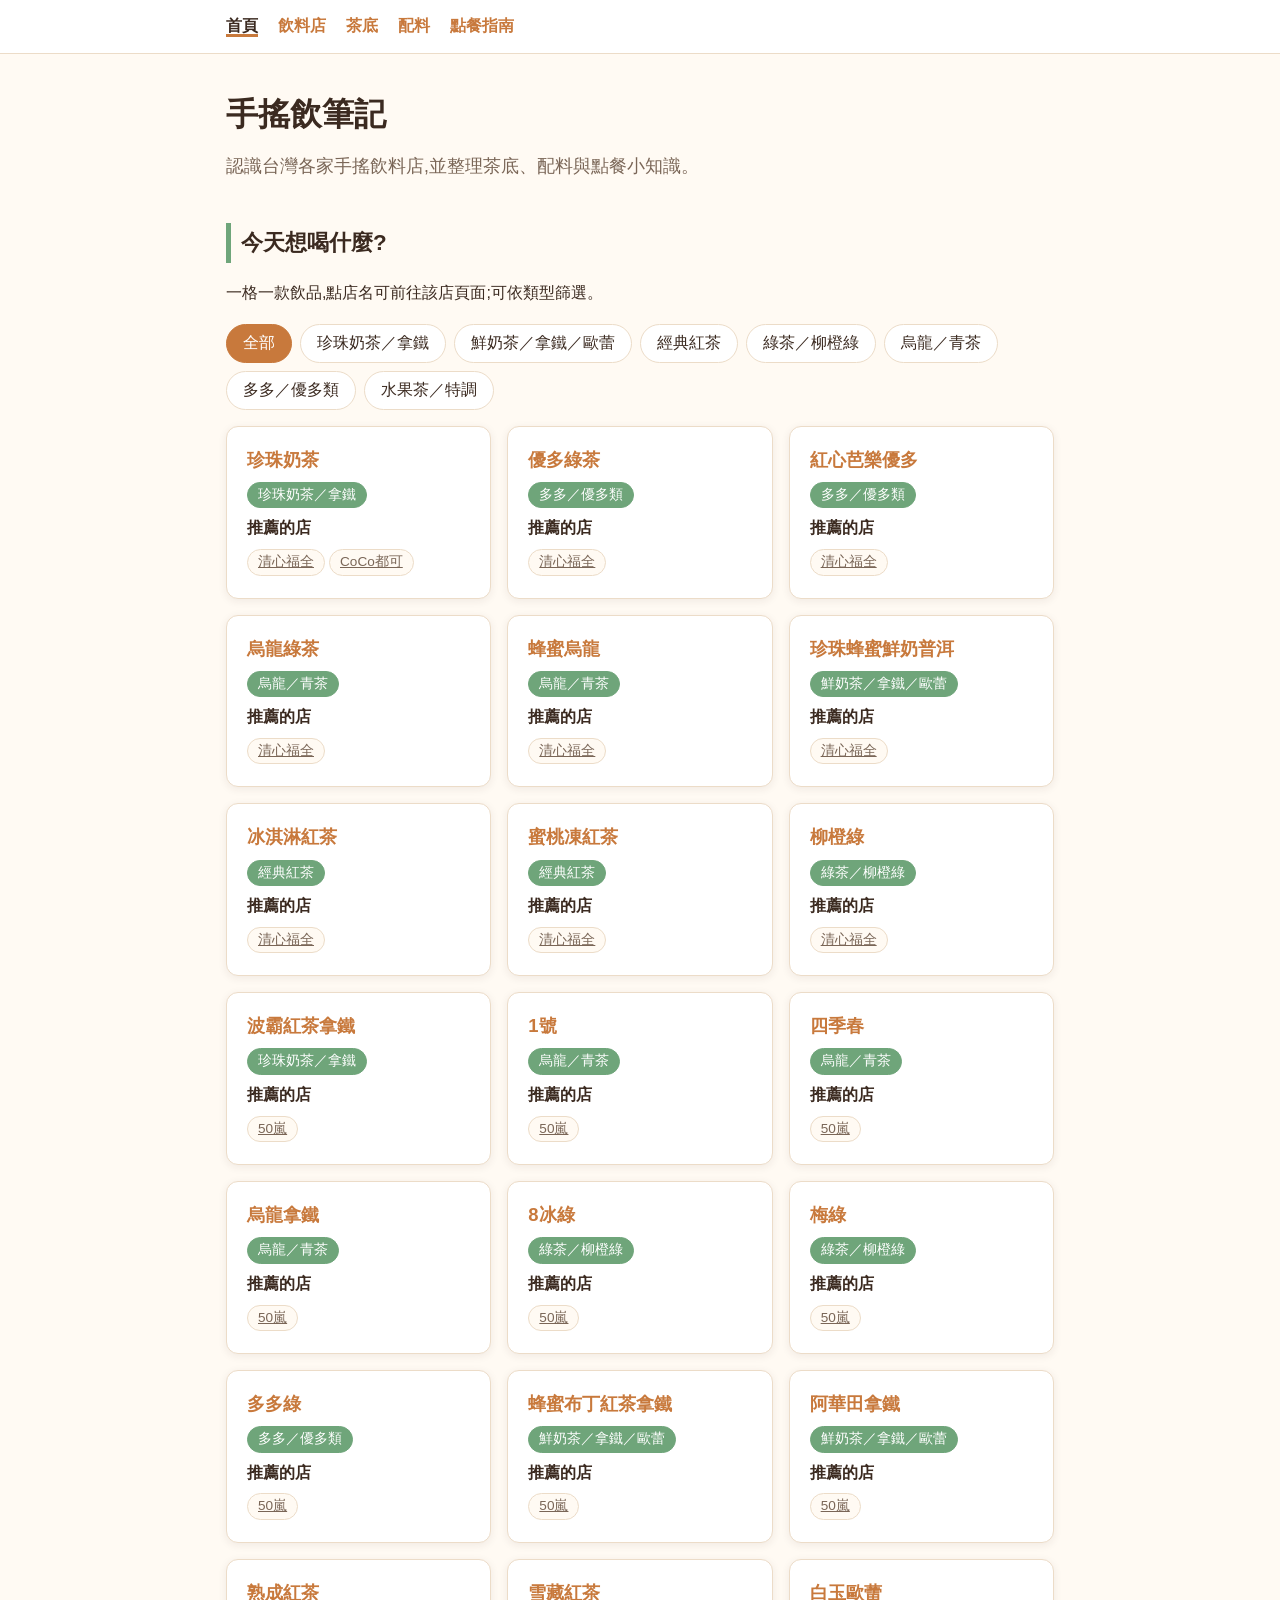
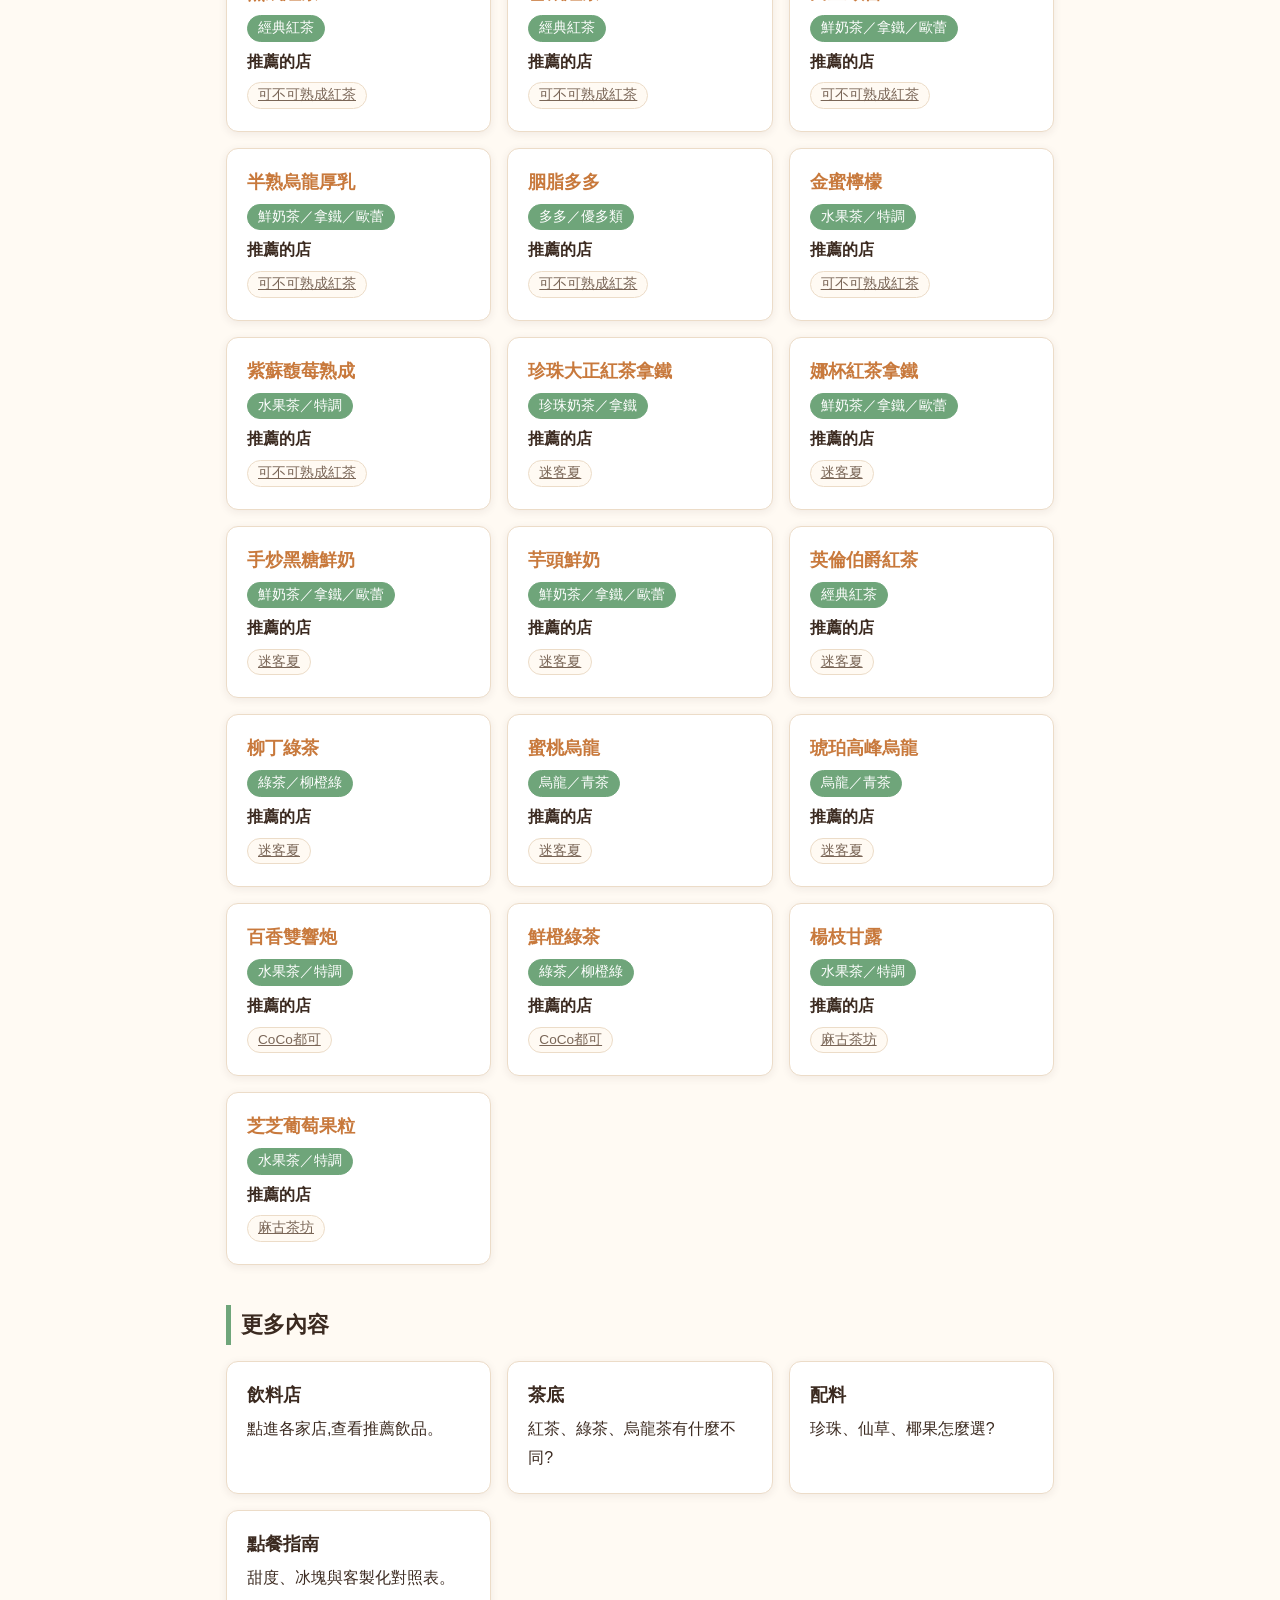
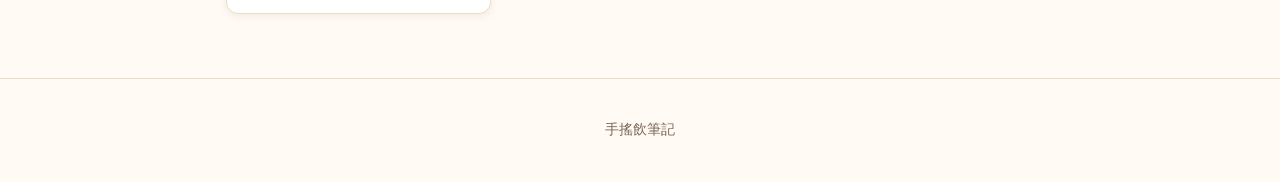
<file: index.html>
<!DOCTYPE html>
<html lang="zh-Hant-TW">
<head>
  <meta charset="UTF-8">
  <meta name="viewport" content="width=device-width, initial-scale=1">
  <meta name="description" content="認識台灣各家手搖飲料店,並整理茶底、配料與點餐小知識。">
  <title>首頁 | 手搖飲筆記</title>
  <link rel="stylesheet" href="assets/css/style.css">
</head>
<body>
  <nav class="site-nav" aria-label="主選單">
    <ul>
      <li><a href="index.html" aria-current="page">首頁</a></li>
      <li><a href="pages/shops.html">飲料店</a></li>
      <li><a href="pages/tea-bases.html">茶底</a></li>
      <li><a href="pages/toppings.html">配料</a></li>
      <li><a href="pages/ordering-guide.html">點餐指南</a></li>
    </ul>
  </nav>

  <main>
    <h1>手搖飲筆記</h1>
    <p class="lead">認識台灣各家手搖飲料店,並整理茶底、配料與點餐小知識。</p>

    <section class="menu">
      <h2>今天想喝什麼?</h2>
      <p>一格一款飲品,點店名可前往該店頁面;可依類型篩選。</p>
      <div class="filter-bar" data-menu-filter></div>
      <div class="card-grid" data-menu data-base="data/">載入中…</div>
    </section>

    <section>
      <h2>更多內容</h2>
      <div class="card-grid">
        <a class="card" href="pages/shops.html">
          <h3>飲料店</h3>
          <p>點進各家店,查看推薦飲品。</p>
        </a>
        <a class="card" href="pages/tea-bases.html">
          <h3>茶底</h3>
          <p>紅茶、綠茶、烏龍茶有什麼不同?</p>
        </a>
        <a class="card" href="pages/toppings.html">
          <h3>配料</h3>
          <p>珍珠、仙草、椰果怎麼選?</p>
        </a>
        <a class="card" href="pages/ordering-guide.html">
          <h3>點餐指南</h3>
          <p>甜度、冰塊與客製化對照表。</p>
        </a>
      </div>
    </section>
  </main>

  <footer class="site-footer">
    <p>手搖飲筆記</p>
  </footer>

  <script src="assets/js/main.js"></script>
</body>
</html>
</file>
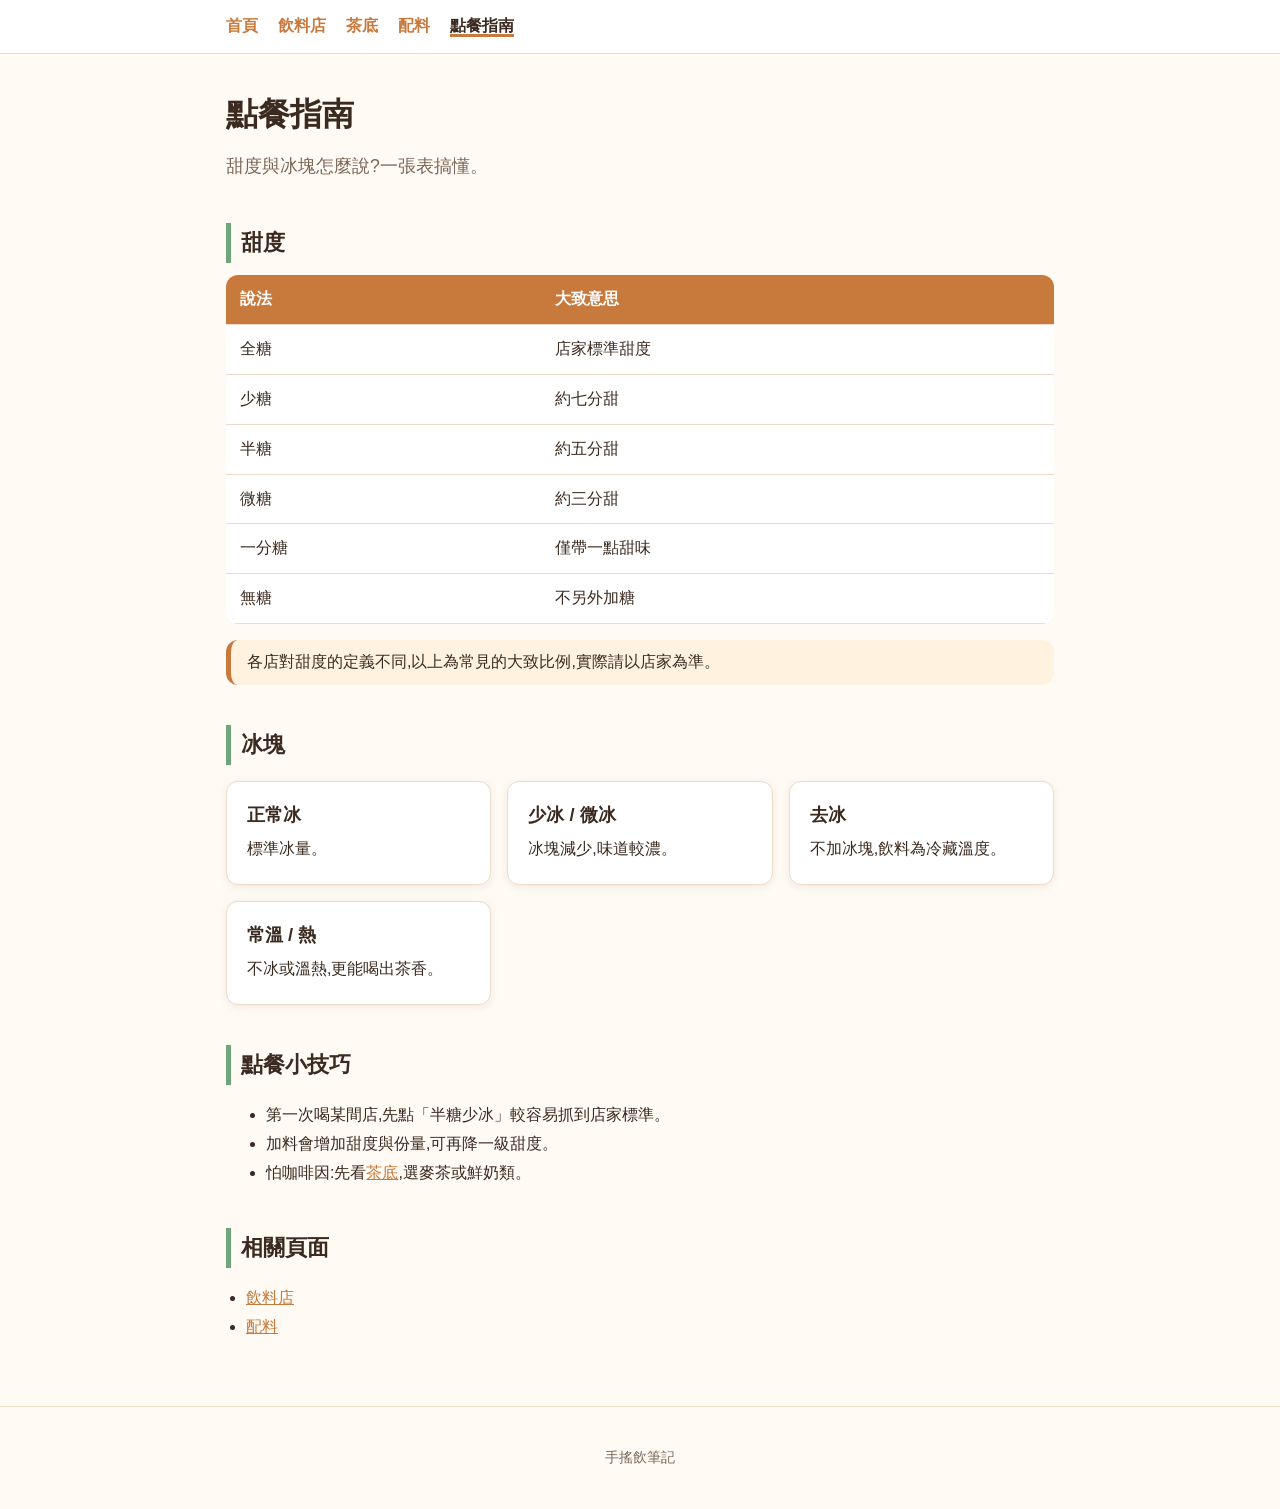
<file: pages/ordering-guide.html>
<!DOCTYPE html>
<html lang="zh-Hant-TW">
<head>
  <meta charset="UTF-8">
  <meta name="viewport" content="width=device-width, initial-scale=1">
  <meta name="description" content="手搖飲甜度、冰塊的常見說法與點餐小技巧。">
  <title>點餐指南 | 手搖飲筆記</title>
  <link rel="stylesheet" href="../assets/css/style.css">
</head>
<body>
  <nav class="site-nav" aria-label="主選單">
    <ul>
      <li><a href="../index.html">首頁</a></li>
      <li><a href="shops.html">飲料店</a></li>
      <li><a href="tea-bases.html">茶底</a></li>
      <li><a href="toppings.html">配料</a></li>
      <li><a href="ordering-guide.html" aria-current="page">點餐指南</a></li>
    </ul>
  </nav>

  <main>
    <h1>點餐指南</h1>
    <p class="lead">甜度與冰塊怎麼說?一張表搞懂。</p>

    <section>
      <h2>甜度</h2>
      <div class="table-wrap">
        <table>
          <thead>
            <tr><th>說法</th><th>大致意思</th></tr>
          </thead>
          <tbody>
            <tr><td>全糖</td><td>店家標準甜度</td></tr>
            <tr><td>少糖</td><td>約七分甜</td></tr>
            <tr><td>半糖</td><td>約五分甜</td></tr>
            <tr><td>微糖</td><td>約三分甜</td></tr>
            <tr><td>一分糖</td><td>僅帶一點甜味</td></tr>
            <tr><td>無糖</td><td>不另外加糖</td></tr>
          </tbody>
        </table>
      </div>
      <p class="note">各店對甜度的定義不同,以上為常見的大致比例,實際請以店家為準。</p>
    </section>

    <section>
      <h2>冰塊</h2>
      <div class="card-grid">
        <article class="card"><h3>正常冰</h3><p>標準冰量。</p></article>
        <article class="card"><h3>少冰 / 微冰</h3><p>冰塊減少,味道較濃。</p></article>
        <article class="card"><h3>去冰</h3><p>不加冰塊,飲料為冷藏溫度。</p></article>
        <article class="card"><h3>常溫 / 熱</h3><p>不冰或溫熱,更能喝出茶香。</p></article>
      </div>
    </section>

    <section>
      <h2>點餐小技巧</h2>
      <ul>
        <li>第一次喝某間店,先點「半糖少冰」較容易抓到店家標準。</li>
        <li>加料會增加甜度與份量,可再降一級甜度。</li>
        <li>怕咖啡因:先看<a href="tea-bases.html">茶底</a>,選麥茶或鮮奶類。</li>
      </ul>
    </section>

    <section class="related">
      <h2>相關頁面</h2>
      <ul>
        <li><a href="shops.html">飲料店</a></li>
        <li><a href="toppings.html">配料</a></li>
      </ul>
    </section>
  </main>

  <footer class="site-footer">
    <p>手搖飲筆記</p>
  </footer>

  <script src="../assets/js/main.js"></script>
</body>
</html>
</file>
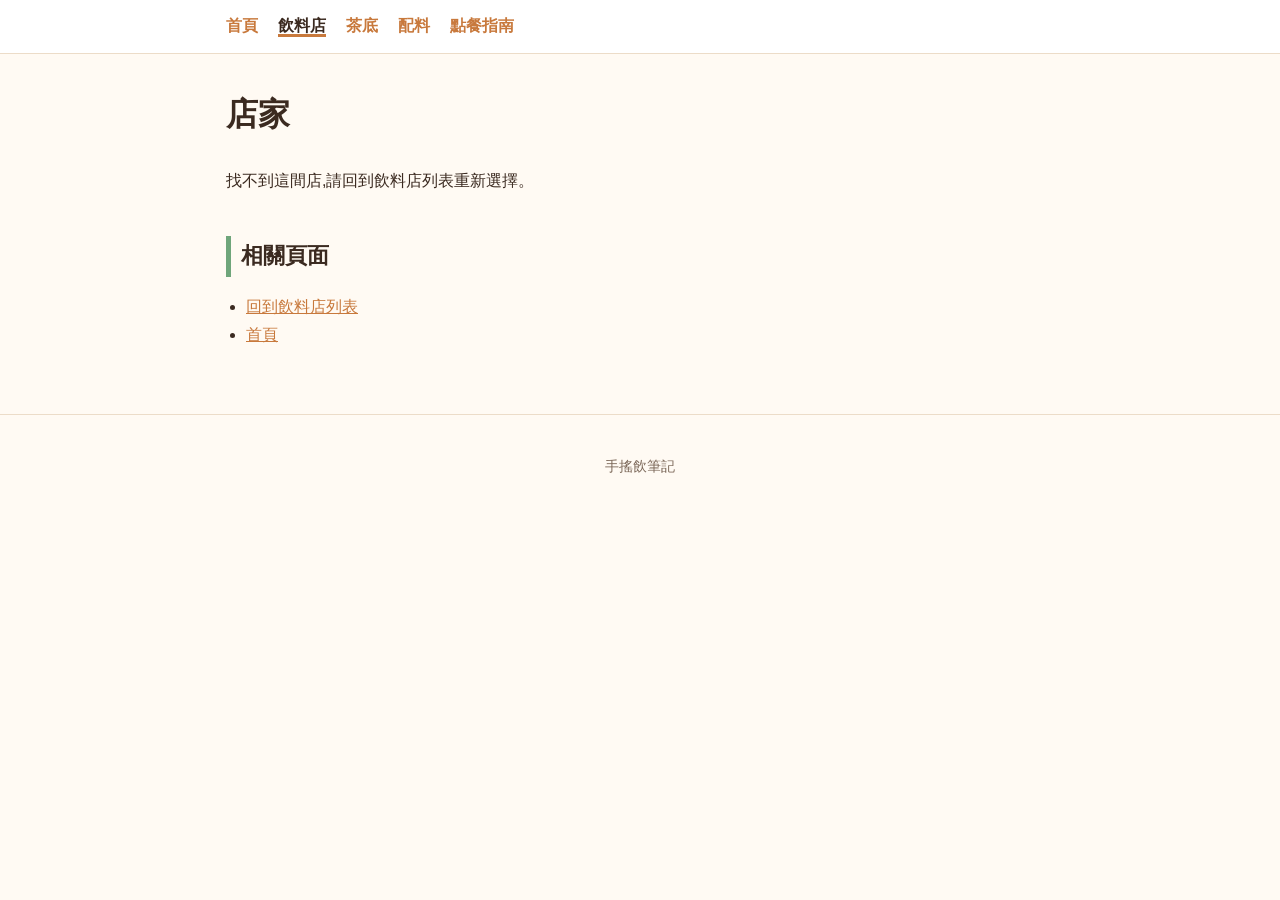
<file: pages/shop.html>
<!DOCTYPE html>
<html lang="zh-Hant-TW">
<head>
  <meta charset="UTF-8">
  <meta name="viewport" content="width=device-width, initial-scale=1">
  <meta name="description" content="認識台灣各家手搖飲料店的創立背景與代表飲品。">
  <title>店家 | 手搖飲筆記</title>
  <link rel="stylesheet" href="../assets/css/style.css">
</head>
<body>
  <nav class="site-nav" aria-label="主選單">
    <ul>
      <li><a href="../index.html">首頁</a></li>
      <li><a href="shops.html" aria-current="page">飲料店</a></li>
      <li><a href="tea-bases.html">茶底</a></li>
      <li><a href="toppings.html">配料</a></li>
      <li><a href="ordering-guide.html">點餐指南</a></li>
    </ul>
  </nav>

  <main>
    <h1 data-shop-name>店家</h1>
    <p class="lead" data-shop-meta></p>

    <div data-shop-detail data-base="../data/">載入中…</div>

    <section class="related">
      <h2>相關頁面</h2>
      <ul>
        <li><a href="shops.html">回到飲料店列表</a></li>
        <li><a href="../index.html">首頁</a></li>
      </ul>
    </section>
  </main>

  <footer class="site-footer">
    <p>手搖飲筆記</p>
  </footer>

  <script src="../assets/js/main.js"></script>
</body>
</html>
</file>
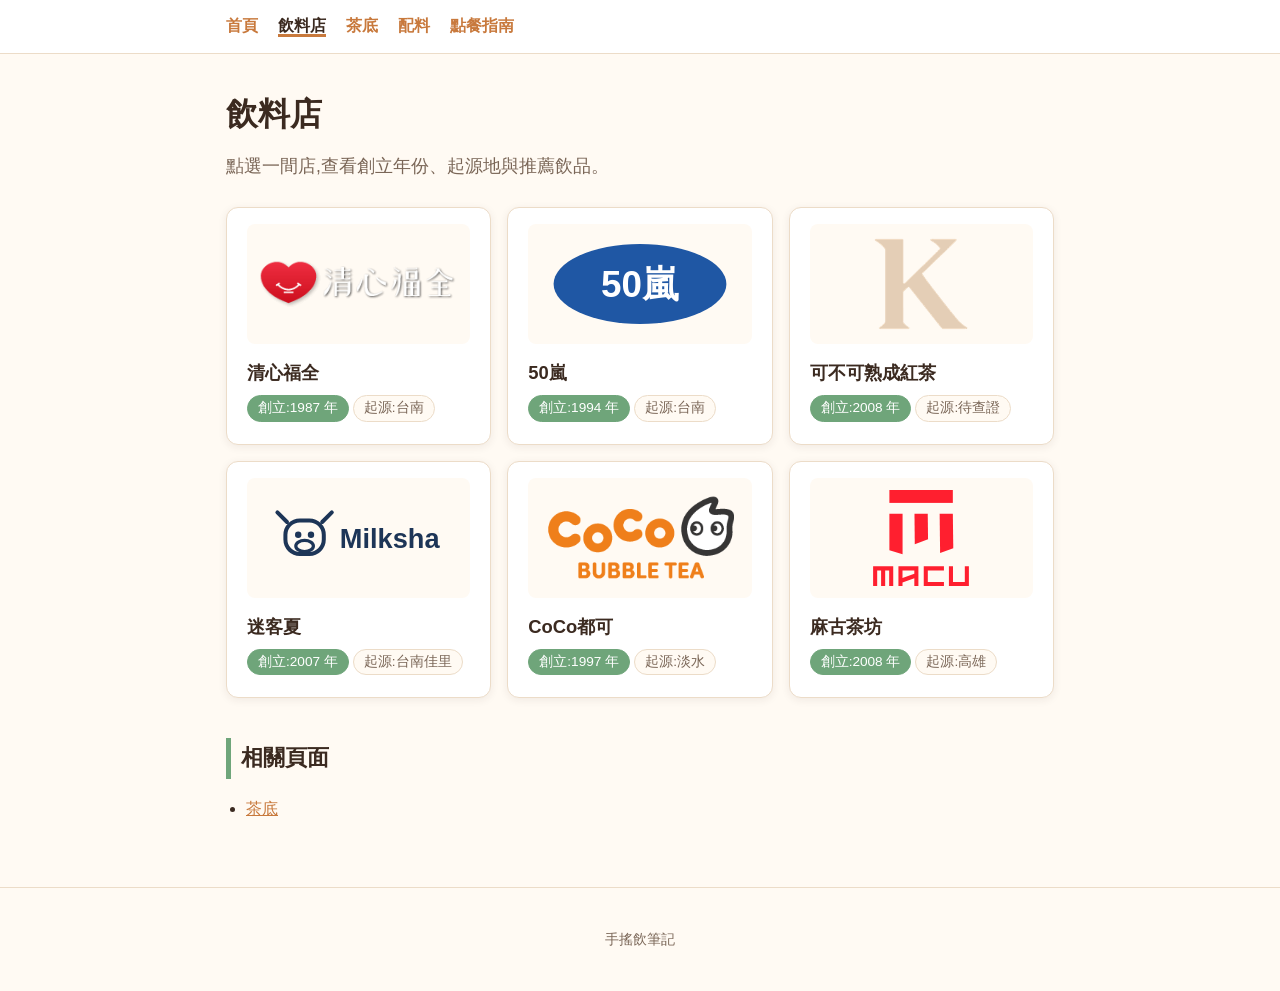
<file: pages/shops.html>
<!DOCTYPE html>
<html lang="zh-Hant-TW">
<head>
  <meta charset="UTF-8">
  <meta name="viewport" content="width=device-width, initial-scale=1">
  <meta name="description" content="認識台灣各家手搖飲料店的創立背景與代表飲品。">
  <title>飲料店 | 手搖飲筆記</title>
  <link rel="stylesheet" href="../assets/css/style.css">
</head>
<body>
  <nav class="site-nav" aria-label="主選單">
    <ul>
      <li><a href="../index.html">首頁</a></li>
      <li><a href="shops.html" aria-current="page">飲料店</a></li>
      <li><a href="tea-bases.html">茶底</a></li>
      <li><a href="toppings.html">配料</a></li>
      <li><a href="ordering-guide.html">點餐指南</a></li>
    </ul>
  </nav>

  <main>
    <h1>飲料店</h1>
    <p class="lead">點選一間店,查看創立年份、起源地與推薦飲品。</p>

    <div class="card-grid" data-shop-list data-base="../data/">載入中…</div>

    <section class="related">
      <h2>相關頁面</h2>
      <ul>
        <li><a href="tea-bases.html">茶底</a></li>
      </ul>
    </section>
  </main>

  <footer class="site-footer">
    <p>手搖飲筆記</p>
  </footer>

  <script src="../assets/js/main.js"></script>
</body>
</html>
</file>
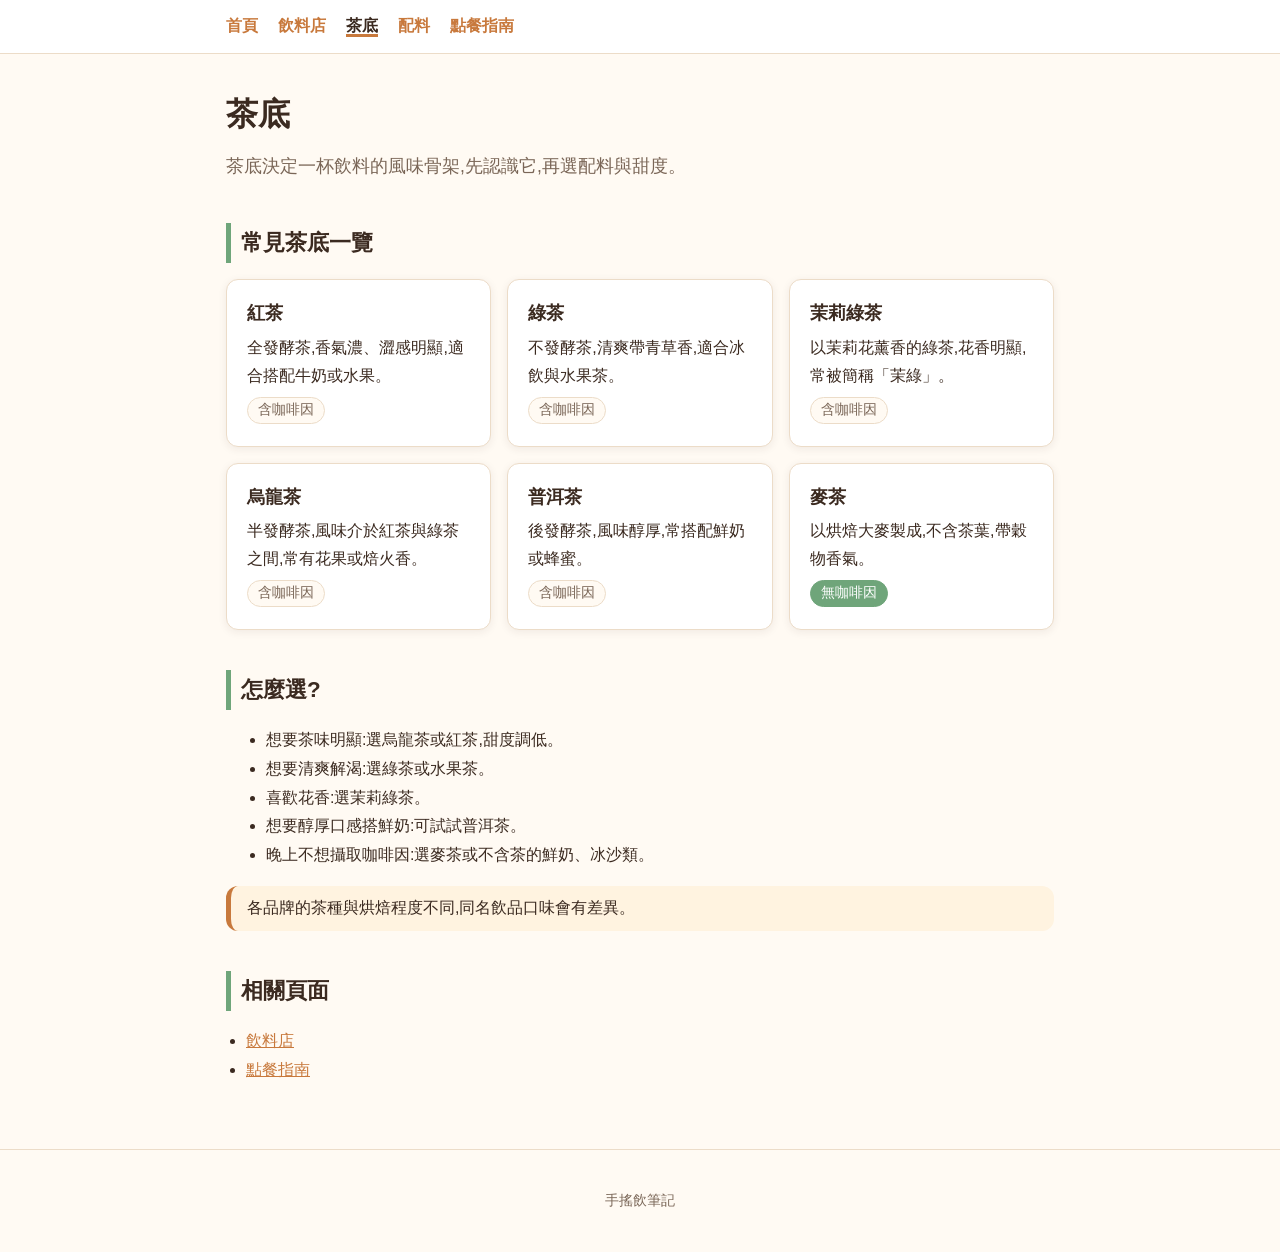
<file: pages/tea-bases.html>
<!DOCTYPE html>
<html lang="zh-Hant-TW">
<head>
  <meta charset="UTF-8">
  <meta name="viewport" content="width=device-width, initial-scale=1">
  <meta name="description" content="認識手搖飲常見的六種茶底:紅茶、綠茶、茉莉綠茶、烏龍茶、普洱茶與麥茶。">
  <title>茶底 | 手搖飲筆記</title>
  <link rel="stylesheet" href="../assets/css/style.css">
</head>
<body>
  <nav class="site-nav" aria-label="主選單">
    <ul>
      <li><a href="../index.html">首頁</a></li>
      <li><a href="shops.html">飲料店</a></li>
      <li><a href="tea-bases.html" aria-current="page">茶底</a></li>
      <li><a href="toppings.html">配料</a></li>
      <li><a href="ordering-guide.html">點餐指南</a></li>
    </ul>
  </nav>

  <main>
    <h1>茶底</h1>
    <p class="lead">茶底決定一杯飲料的風味骨架,先認識它,再選配料與甜度。</p>

    <section>
      <h2>常見茶底一覽</h2>
      <div class="card-grid">
        <article class="card">
          <h3>紅茶</h3>
          <p>全發酵茶,香氣濃、澀感明顯,適合搭配牛奶或水果。</p>
          <p><span class="tag">含咖啡因</span></p>
        </article>
        <article class="card">
          <h3>綠茶</h3>
          <p>不發酵茶,清爽帶青草香,適合冰飲與水果茶。</p>
          <p><span class="tag">含咖啡因</span></p>
        </article>
        <article class="card">
          <h3>茉莉綠茶</h3>
          <p>以茉莉花薰香的綠茶,花香明顯,常被簡稱「茉綠」。</p>
          <p><span class="tag">含咖啡因</span></p>
        </article>
        <article class="card">
          <h3>烏龍茶</h3>
          <p>半發酵茶,風味介於紅茶與綠茶之間,常有花果或焙火香。</p>
          <p><span class="tag">含咖啡因</span></p>
        </article>
        <article class="card">
          <h3>普洱茶</h3>
          <p>後發酵茶,風味醇厚,常搭配鮮奶或蜂蜜。</p>
          <p><span class="tag">含咖啡因</span></p>
        </article>
        <article class="card">
          <h3>麥茶</h3>
          <p>以烘焙大麥製成,不含茶葉,帶穀物香氣。</p>
          <p><span class="tag tag-accent">無咖啡因</span></p>
        </article>
      </div>
    </section>

    <section>
      <h2>怎麼選?</h2>
      <ul>
        <li>想要茶味明顯:選烏龍茶或紅茶,甜度調低。</li>
        <li>想要清爽解渴:選綠茶或水果茶。</li>
        <li>喜歡花香:選茉莉綠茶。</li>
        <li>想要醇厚口感搭鮮奶:可試試普洱茶。</li>
        <li>晚上不想攝取咖啡因:選麥茶或不含茶的鮮奶、冰沙類。</li>
      </ul>
      <p class="note">各品牌的茶種與烘焙程度不同,同名飲品口味會有差異。</p>
    </section>

    <section class="related">
      <h2>相關頁面</h2>
      <ul>
        <li><a href="shops.html">飲料店</a></li>
        <li><a href="ordering-guide.html">點餐指南</a></li>
      </ul>
    </section>
  </main>

  <footer class="site-footer">
    <p>手搖飲筆記</p>
  </footer>

  <script src="../assets/js/main.js"></script>
</body>
</html>
</file>
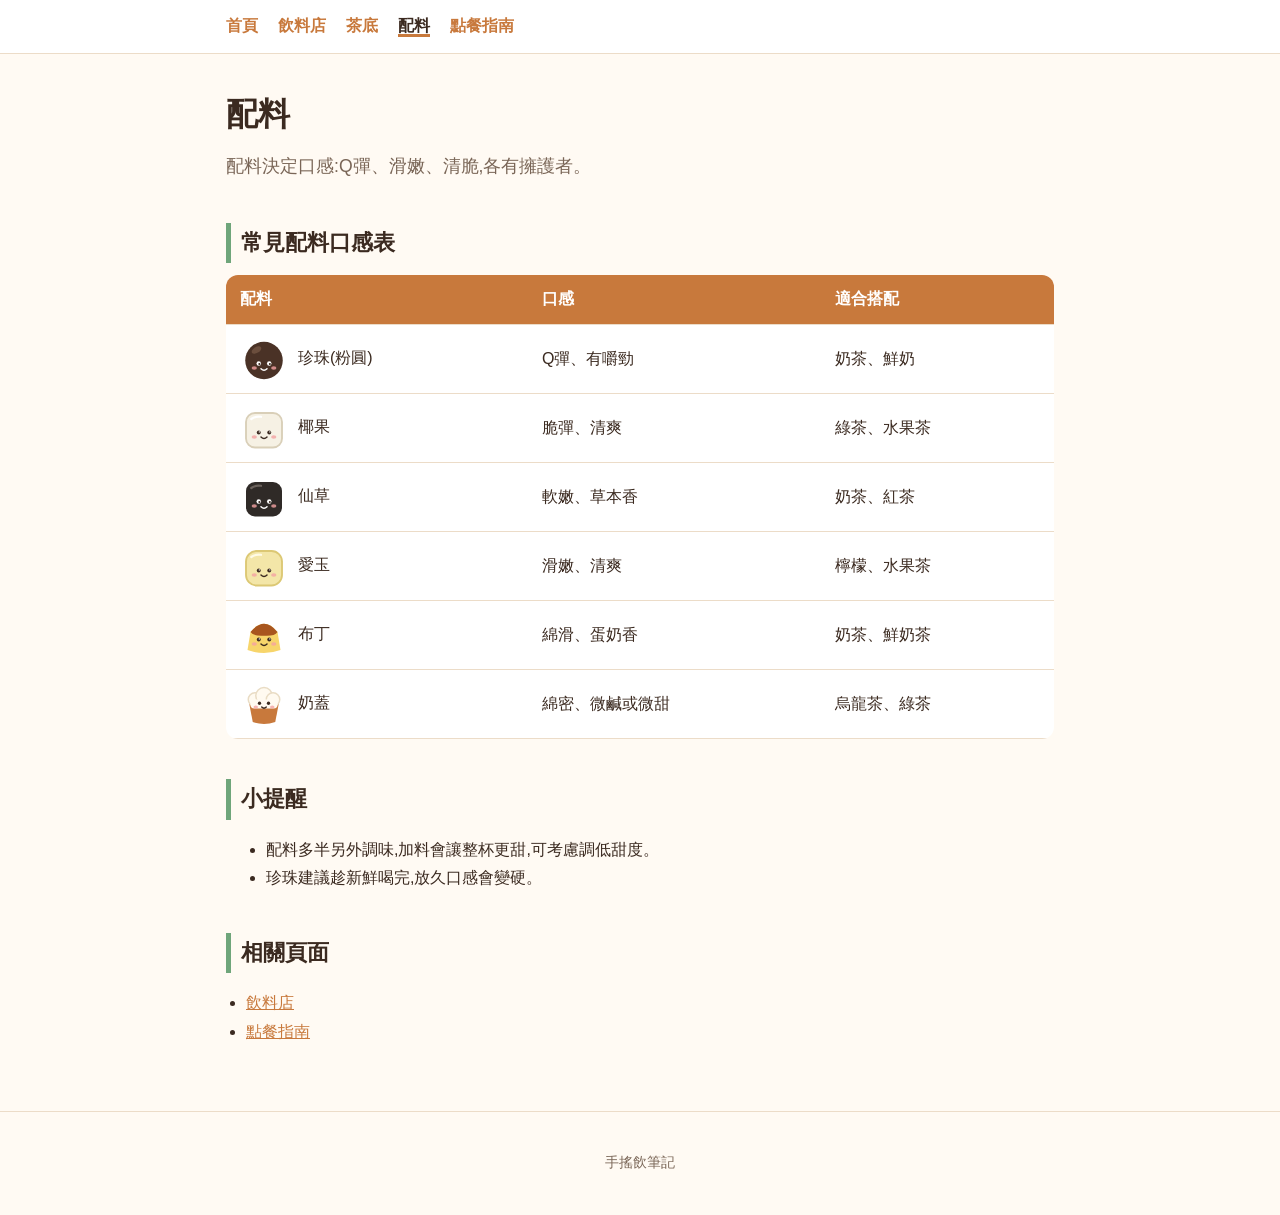
<file: pages/toppings.html>
<!DOCTYPE html>
<html lang="zh-Hant-TW">
<head>
  <meta charset="UTF-8">
  <meta name="viewport" content="width=device-width, initial-scale=1">
  <meta name="description" content="認識珍珠、仙草、椰果、布丁等手搖飲常見配料與口感。">
  <title>配料 | 手搖飲筆記</title>
  <link rel="stylesheet" href="../assets/css/style.css">
</head>
<body>
  <nav class="site-nav" aria-label="主選單">
    <ul>
      <li><a href="../index.html">首頁</a></li>
      <li><a href="shops.html">飲料店</a></li>
      <li><a href="tea-bases.html">茶底</a></li>
      <li><a href="toppings.html" aria-current="page">配料</a></li>
      <li><a href="ordering-guide.html">點餐指南</a></li>
    </ul>
  </nav>

  <main>
    <h1>配料</h1>
    <p class="lead">配料決定口感:Q彈、滑嫩、清脆,各有擁護者。</p>

    <section>
      <h2>常見配料口感表</h2>
      <div class="table-wrap">
        <table>
          <thead>
            <tr><th>配料</th><th>口感</th><th>適合搭配</th></tr>
          </thead>
          <tbody>
            <tr><td><img class="topping-icon" src="../assets/img/topping-pearl.svg" alt="珍珠(粉圓) Q版插圖"><span>珍珠(粉圓)</span></td><td>Q彈、有嚼勁</td><td>奶茶、鮮奶</td></tr>
            <tr><td><img class="topping-icon" src="../assets/img/topping-nata.svg" alt="椰果 Q版插圖"><span>椰果</span></td><td>脆彈、清爽</td><td>綠茶、水果茶</td></tr>
            <tr><td><img class="topping-icon" src="../assets/img/topping-grass-jelly.svg" alt="仙草 Q版插圖"><span>仙草</span></td><td>軟嫩、草本香</td><td>奶茶、紅茶</td></tr>
            <tr><td><img class="topping-icon" src="../assets/img/topping-aiyu.svg" alt="愛玉 Q版插圖"><span>愛玉</span></td><td>滑嫩、清爽</td><td>檸檬、水果茶</td></tr>
            <tr><td><img class="topping-icon" src="../assets/img/topping-pudding.svg" alt="布丁 Q版插圖"><span>布丁</span></td><td>綿滑、蛋奶香</td><td>奶茶、鮮奶茶</td></tr>
            <tr><td><img class="topping-icon" src="../assets/img/topping-cheese-foam.svg" alt="奶蓋 Q版插圖"><span>奶蓋</span></td><td>綿密、微鹹或微甜</td><td>烏龍茶、綠茶</td></tr>
          </tbody>
        </table>
      </div>
    </section>

    <section>
      <h2>小提醒</h2>
      <ul>
        <li>配料多半另外調味,加料會讓整杯更甜,可考慮調低甜度。</li>
        <li>珍珠建議趁新鮮喝完,放久口感會變硬。</li>
      </ul>
    </section>

    <section class="related">
      <h2>相關頁面</h2>
      <ul>
        <li><a href="shops.html">飲料店</a></li>
        <li><a href="ordering-guide.html">點餐指南</a></li>
      </ul>
    </section>
  </main>

  <footer class="site-footer">
    <p>手搖飲筆記</p>
  </footer>

  <script src="../assets/js/main.js"></script>
</body>
</html>
</file>
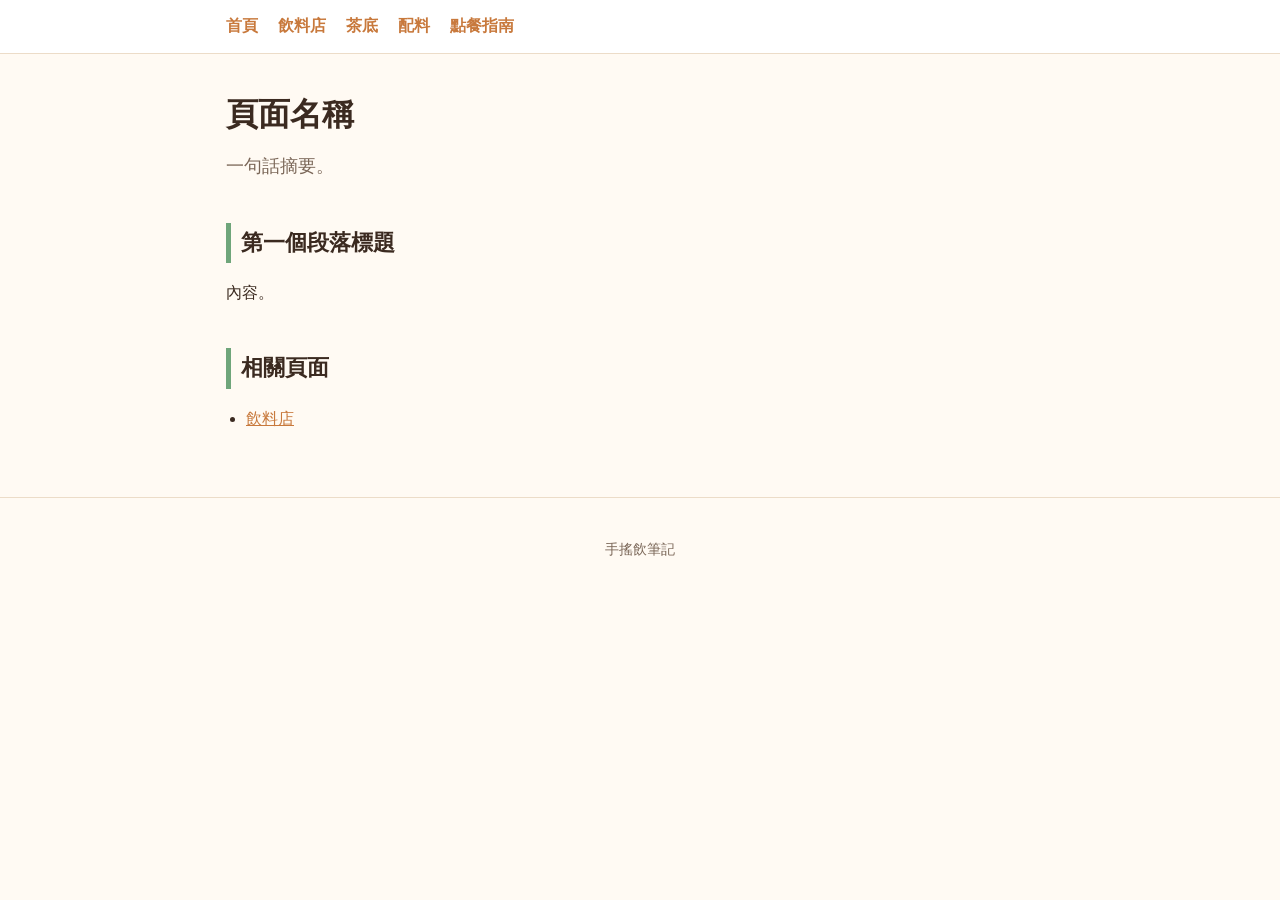
<file: templates/page.html>
<!DOCTYPE html>
<html lang="zh-Hant-TW">
<head>
  <meta charset="UTF-8">
  <meta name="viewport" content="width=device-width, initial-scale=1">
  <meta name="description" content="一句話頁面描述">
  <title>頁面名稱 | 手搖飲筆記</title>
  <link rel="stylesheet" href="../assets/css/style.css">
</head>
<body>
  <nav class="site-nav" aria-label="主選單">
    <ul>
      <li><a href="../index.html">首頁</a></li>
      <li><a href="shops.html">飲料店</a></li>
      <li><a href="tea-bases.html">茶底</a></li>
      <li><a href="toppings.html">配料</a></li>
      <li><a href="ordering-guide.html">點餐指南</a></li>
    </ul>
  </nav>

  <main>
    <h1>頁面名稱</h1>
    <p class="lead">一句話摘要。</p>

    <section>
      <h2>第一個段落標題</h2>
      <p>內容。</p>
    </section>

    <section class="related">
      <h2>相關頁面</h2>
      <ul>
        <li><a href="shops.html">飲料店</a></li>
      </ul>
    </section>
  </main>

  <footer class="site-footer">
    <p>手搖飲筆記</p>
  </footer>

  <script src="../assets/js/main.js"></script>
</body>
</html>
</file>
<file: assets/css/style.css>
:root {
  --color-bg: #fffaf3;
  --color-text: #3b2a20;
  --color-primary: #c8793c;
  --color-accent: #6fa57a;
  --color-card: #ffffff;
  --color-muted: #7a6657;
  --color-border: #ecdcc8;
  --radius: 12px;
  --shadow: 0 2px 8px rgba(59, 42, 32, 0.08);
}

* { box-sizing: border-box; }

body {
  margin: 0;
  background: var(--color-bg);
  color: var(--color-text);
  font-family: "Noto Sans TC", "PingFang TC", "Microsoft JhengHei", sans-serif;
  line-height: 1.8;
}

a { color: var(--color-primary); }
a:hover { color: var(--color-text); }

.site-nav {
  background: var(--color-card);
  border-bottom: 1px solid var(--color-border);
}

.site-nav ul {
  max-width: 860px;
  margin: 0 auto;
  padding: 12px 16px;
  list-style: none;
  display: flex;
  flex-wrap: wrap;
  gap: 8px 20px;
}

.site-nav a {
  text-decoration: none;
  font-weight: 700;
}

.site-nav a[aria-current="page"] {
  color: var(--color-text);
  border-bottom: 3px solid var(--color-primary);
}

main {
  max-width: 860px;
  margin: 0 auto;
  padding: 32px 16px 48px;
}

h1 { font-size: 2rem; margin: 0 0 8px; }
h2 { font-size: 1.4rem; margin: 40px 0 12px; padding-left: 10px; border-left: 5px solid var(--color-accent); }

.lead { color: var(--color-muted); font-size: 1.1rem; margin: 0 0 24px; }

.card-grid {
  display: grid;
  grid-template-columns: repeat(auto-fill, minmax(240px, 1fr));
  gap: 16px;
  margin: 16px 0;
}

.card {
  background: var(--color-card);
  border: 1px solid var(--color-border);
  border-radius: var(--radius);
  box-shadow: var(--shadow);
  padding: 16px 20px;
}

.card h3 { margin: 0 0 4px; font-size: 1.15rem; }
.card p { margin: 4px 0; }

a.card { display: block; text-decoration: none; color: var(--color-text); }
a.card:hover { border-color: var(--color-primary); }

.tag {
  display: inline-block;
  background: var(--color-bg);
  border: 1px solid var(--color-border);
  border-radius: 999px;
  padding: 0 10px;
  margin: 2px 4px 2px 0;
  font-size: 0.85rem;
  color: var(--color-muted);
}

.tag-accent { background: var(--color-accent); border-color: var(--color-accent); color: #fff; }

.table-wrap { overflow-x: auto; }

table {
  width: 100%;
  border-collapse: collapse;
  background: var(--color-card);
  border-radius: var(--radius);
  overflow: hidden;
}

th, td { padding: 10px 14px; text-align: left; border-bottom: 1px solid var(--color-border); }
th { background: var(--color-primary); color: #fff; white-space: nowrap; }

.filter-bar { display: flex; flex-wrap: wrap; gap: 8px; margin: 16px 0; }

.filter-btn {
  font: inherit;
  background: var(--color-card);
  color: var(--color-text);
  border: 1px solid var(--color-border);
  border-radius: 999px;
  padding: 4px 16px;
  cursor: pointer;
}

.filter-btn[aria-pressed="true"] {
  background: var(--color-primary);
  border-color: var(--color-primary);
  color: #fff;
}

.note {
  background: #fff3e0;
  border-left: 5px solid var(--color-primary);
  border-radius: var(--radius);
  padding: 8px 16px;
  margin: 16px 0;
}

.related ul { padding-left: 20px; }

.site-footer {
  text-align: center;
  color: var(--color-muted);
  padding: 24px 16px;
  border-top: 1px solid var(--color-border);
  font-size: 0.9rem;
}

.source { font-size: 0.85rem; color: var(--color-muted); }

.label { font-weight: 700; margin-bottom: 0; }
.menu-item h3 { color: var(--color-primary); }
.menu-item:hover { transform: translateY(-2px); }

.shop-logo {
  display: block;
  width: 100%;
  height: 120px;
  object-fit: contain;
  padding: 12px;
  background: var(--color-bg);
  border-radius: 8px;
  margin-bottom: 12px;
}

.shop-logo-empty {
  display: flex;
  align-items: center;
  justify-content: center;
  font-size: 1.4rem;
  font-weight: 700;
  color: var(--color-primary);
}

.tag[href]:hover { border-color: var(--color-primary); color: var(--color-primary); }

.topping-icon {
  width: 48px;
  height: 48px;
  vertical-align: middle;
  margin-right: 10px;
}
</file>
